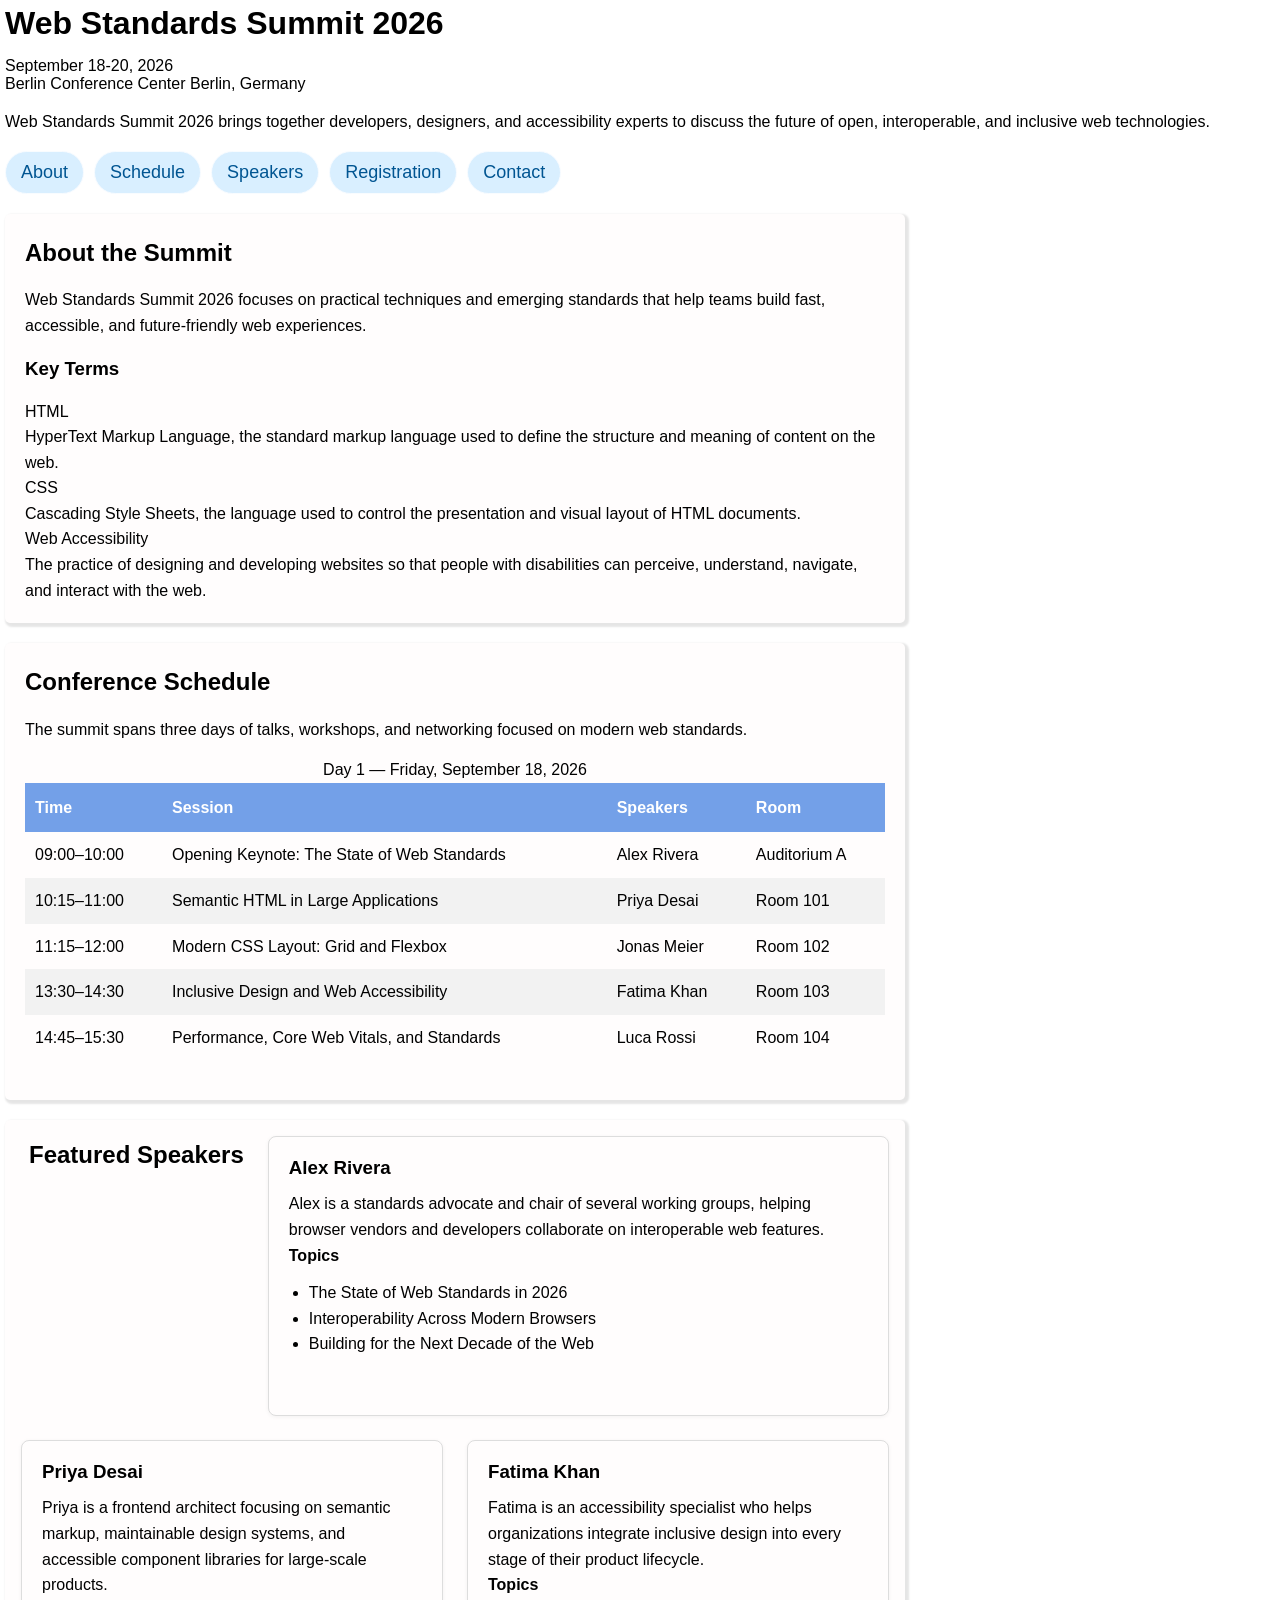
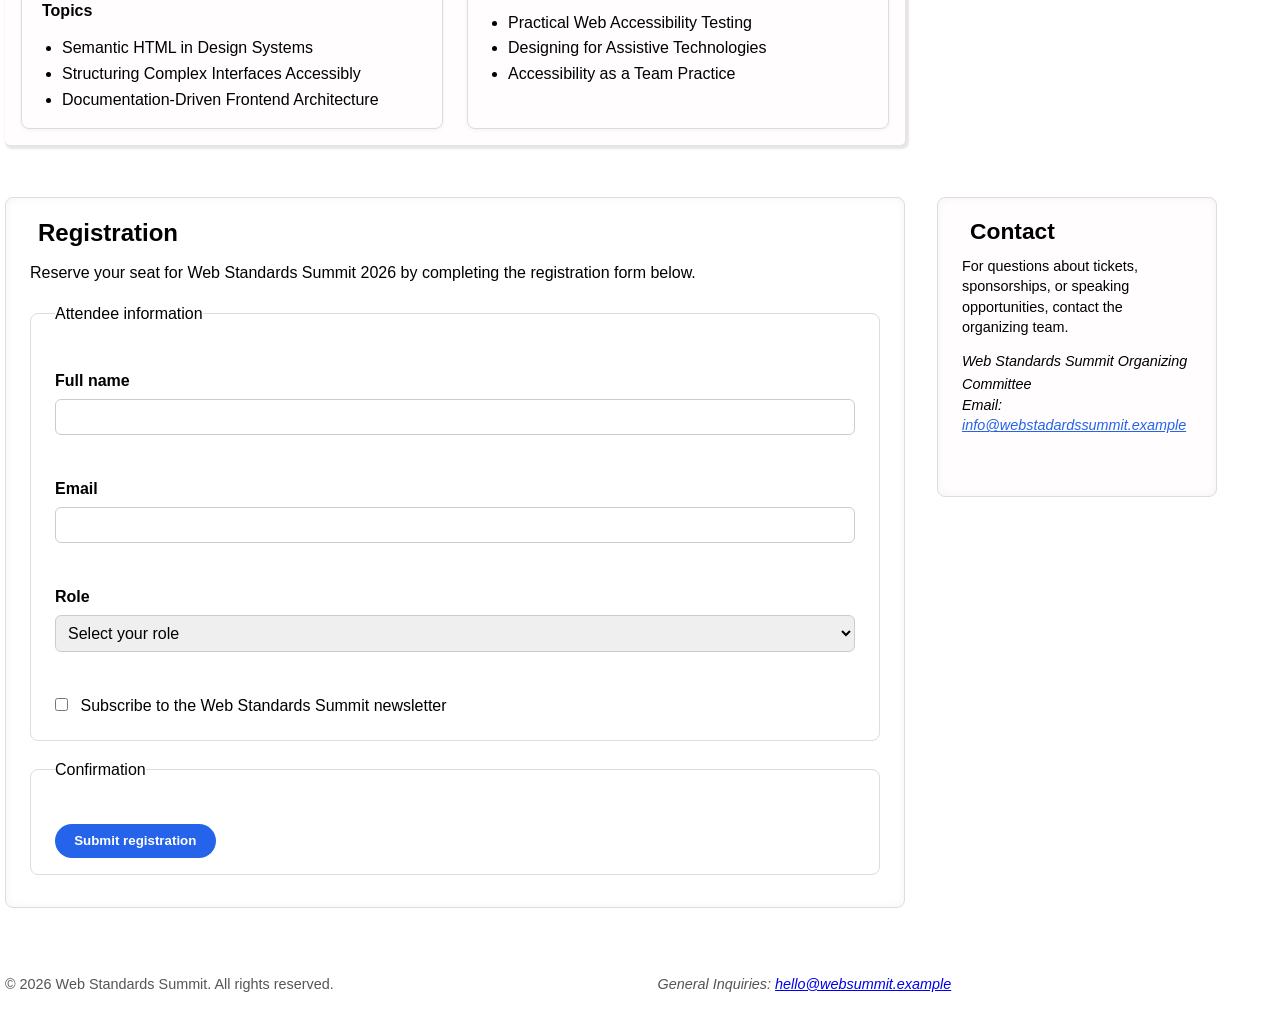
<file: index.html>
<!DOCTYPE html>
<html lang="en">
  <head>
    <meta charset="UTF-8" />
    <meta name="viewport" content="width=device-width, initial-scale=1.0" />
    <link rel="stylesheet" href="style.css" />
    <title>Web Standards Summit 2026</title>
  </head>
  <body>
    <!-- Main heading -->
    <header>
      <h1>Web Standards Summit 2026</h1>

      <!-- section -->
      <section id="header">
        <p>September 18-20, 2026</p>
        <p>Berlin Conference Center Berlin, Germany</p>
      </section>
    </header>

    <main id="main-content">
      <!-- section + nav + list -->
      <section id="navigation">
        <p>
          Web Standards Summit 2026 brings together developers, designers, and
          accessibility experts to discuss the future of open, interoperable,
          and inclusive web technologies.
        </p>

        <nav aria-label="Primary Navigation" id="primary-navigation-link">
          <ul>
            <li><a href="#about">About</a></li>
            <li><a href="#conference">Schedule</a></li>
            <li><a href="#speakers">Speakers</a></li>
            <li><a href="#registration">Registration</a></li>
            <li><a href="#contact">Contact</a></li>
          </ul>
        </nav>
      </section>

      <!-- About the summit section -->
      <section id="about" class="cards">
        <h2>About the Summit</h2>

        <p>
          Web Standards Summit 2026 focuses on practical techniques and emerging
          standards that help teams build fast, accessible, and future-friendly
          web experiences.
        </p>

        <h3>Key Terms</h3>

        <dl>
          <dt>HTML</dt>
          <dd>
            HyperText Markup Language, the standard markup language used to
            define the structure and meaning of content on the web.
          </dd>

          <dt>CSS</dt>
          <dd>
            Cascading Style Sheets, the language used to control the
            presentation and visual layout of HTML documents.
          </dd>

          <dt>Web Accessibility</dt>
          <dd>
            The practice of designing and developing websites so that people
            with disabilities can perceive, understand, navigate, and interact
            with the web.
          </dd>
        </dl>
      </section>

      <!-- Conference Section + table -->

      <section id="conference" class="cards">
        <h2>Conference Schedule</h2>

        <p>
          The summit spans three days of talks, workshops, and networking
          focused on modern web standards.
        </p>

        <section id="schedule">
          <table>
            <caption>
              Day 1 — Friday, September 18, 2026
            </caption>
            <thead>
              <tr>
                <th scope="col">Time</th>
                <th scope="col">Session</th>
                <th scope="col">Speakers</th>
                <th scope="col">Room</th>
              </tr>
            </thead>
            <tbody>
              <tr>
                <td>09:00–10:00</td>
                <td>Opening Keynote: The State of Web Standards</td>
                <td>Alex Rivera</td>
                <td>Auditorium A</td>
              </tr>

              <tr>
                <td>10:15–11:00</td>
                <td>Semantic HTML in Large Applications</td>
                <td>Priya Desai</td>
                <td>Room 101</td>
              </tr>

              <tr>
                <td>11:15–12:00</td>
                <td>Modern CSS Layout: Grid and Flexbox</td>
                <td>Jonas Meier</td>
                <td>Room 102</td>
              </tr>

              <tr>
                <td>13:30–14:30</td>
                <td>Inclusive Design and Web Accessibility</td>
                <td>Fatima Khan</td>
                <td>Room 103</td>
              </tr>

              <tr>
                <td>14:45–15:30</td>
                <td>Performance, Core Web Vitals, and Standards</td>
                <td>Luca Rossi</td>
                <td>Room 104</td>
              </tr>
            </tbody>
          </table>
        </section>
      </section>

      <!-- Featured speakers section -->

      <section id="speakers-section" class="cards">
        <h2>Featured Speakers</h2>

        <article class="speaker" aria-labelledby="alex-rivera">
          <h3 id="alex-rivera">Alex Rivera</h3>
          <p>
            Alex is a standards advocate and chair of several working groups,
            helping browser vendors and developers collaborate on interoperable
            web features.
          </p>
          <h4>Topics</h4>
          <ul class="topics">
            <li>The State of Web Standards in 2026</li>
            <li>Interoperability Across Modern Browsers</li>
            <li>Building for the Next Decade of the Web</li>
          </ul>
        </article>

        <article class="speaker" aria-labelledby="priya-desai">
          <h3 id="priya-desai">Priya Desai</h3>
          <p>
            Priya is a frontend architect focusing on semantic markup,
            maintainable design systems, and accessible component libraries for
            large-scale products.
          </p>
          <h4>Topics</h4>
          <ul class="topics">
            <li>Semantic HTML in Design Systems</li>
            <li>Structuring Complex Interfaces Accessibly</li>
            <li>Documentation-Driven Frontend Architecture</li>
          </ul>
        </article>

        <article class="speaker" aria-labelledby="fatima-khan">
          <h3 id="fatima-khan">Fatima Khan</h3>
          <p>
            Fatima is an accessibility specialist who helps organizations
            integrate inclusive design into every stage of their product
            lifecycle.
          </p>
          <h4>Topics</h4>
          <ul class="topics">
            <li>Practical Web Accessibility Testing</li>
            <li>Designing for Assistive Technologies</li>
            <li>Accessibility as a Team Practice</li>
          </ul>
        </article>
      </section>

      <div class="footer-layout">
        <!-- Registration Form Section -->
        <section id="registration" class="cards">
          <h2>Registration</h2>

          <p id="registration-info">
            Reserve your seat for Web Standards Summit 2026 by completing the
            registration form below.
          </p>

          <form id="registration-form" action="/submit" method="post">
            <fieldset>
              <legend>Attendee information</legend>

              <br />

              <div class="label-tag">
                <label for="name">Full name</label>
                <div class="nested-input">
                  <input id="name" name="name" type="text" required />
                </div>
              </div>

              <br />

              <div class="label-tag">
                <label for="email">Email</label>
                <div class="nested-input">
                  <input id="email" name="email" type="email" required />
                </div>
              </div>

              <br />

              <div>
                <label for="role">Role</label>
                <div class="nested-input">
                  <select id="role" name="Select Your role" required>
                    <option value="Select Your Role" selected disabled>
                      Select your role
                    </option>
                    <option value="developer">Developer</option>
                    <option value="designer">Designer</option>
                    <option value="engineer">Engineer</option>
                  </select>
                </div>
              </div>

              <br />
              <div>
                <input type="checkbox" id="newsletter" required />
                <label for="newsletter">
                  Subscribe to the Web Standards Summit newsletter
                </label>
              </div>
            </fieldset>

            <fieldset>
              <legend>Confirmation</legend>

              <br />
              <button type="submit">Submit registration</button>
            </fieldset>
          </form>
        </section>

        <footer id="contact">
          <h2>Contact</h2>

          <p>
            For questions about tickets, sponsorships, or speaking
            opportunities, contact the organizing team.
          </p>

          <i>Web Standards Summit Organizing Committee</i>
          <address>
            <em
              >Email:
              <a href="mailto:info@webstadardssummit.example"
                >info@webstadardssummit.example</a
              ></em
            >
          </address>

          <br />
        </footer>
      </div>
    </main>

    <!-- footer section -->
    <footer class="site-footer">
      <p>&copy; 2026 Web Standards Summit. All rights reserved.</p>
      <address>
        <em
          >General Inquiries:
          <a href="mailto:info@webstadardssummit.example"
            >hello@websummit.example</a
          ></em
        >
      </address>
      <br />
    </footer>
  </body>
</html>
</file>
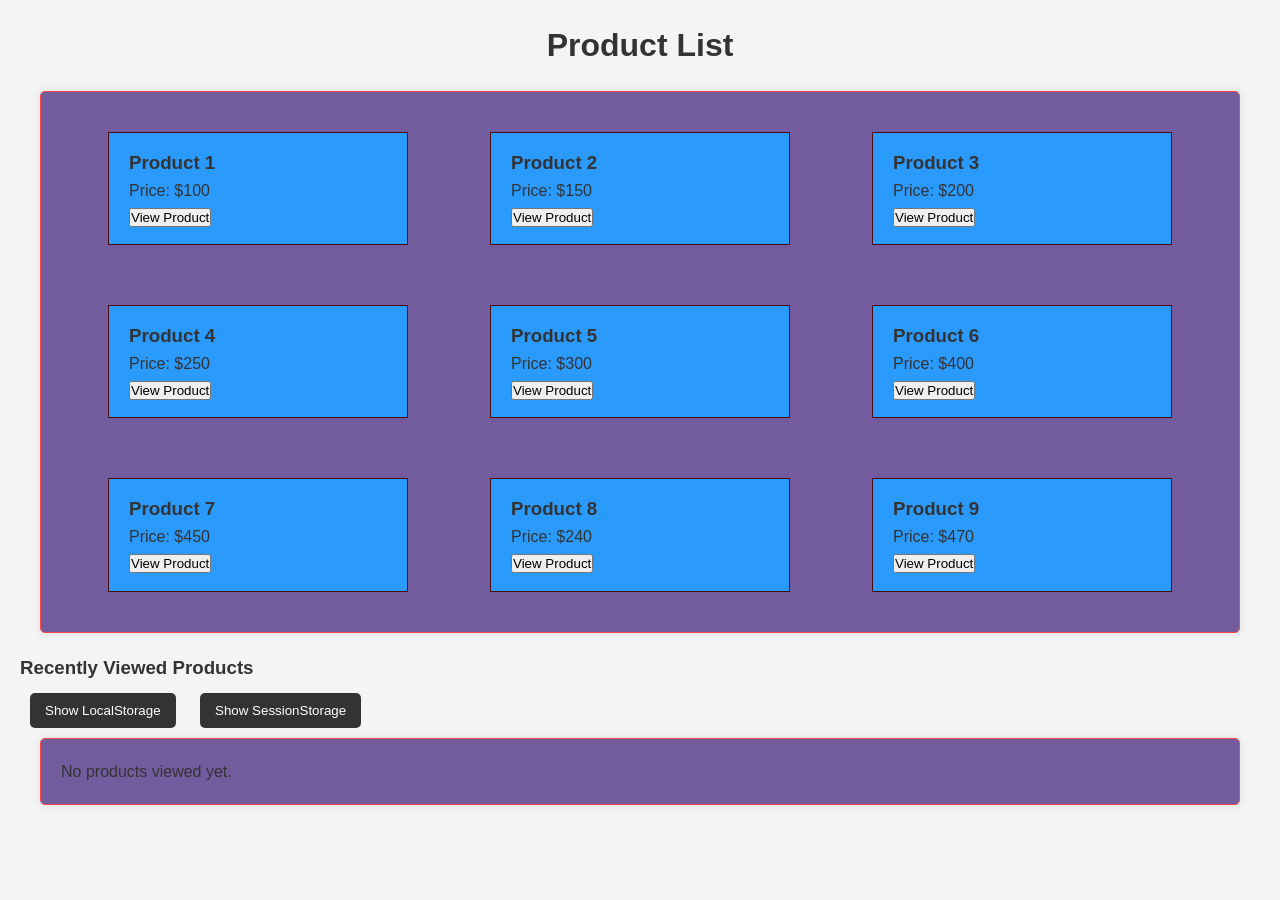
<file: dom_question_2/index.html>
<!doctype html>
<html lang="en">
  <head>
    <meta charset="UTF-8" />
    <meta name="viewport" content="width=device-width, initial-scale=1.0" />
    <title>Document</title>
  </head>
  <link rel="stylesheet" href="style.css" />
  <body>
    <header>
      <h1>Product List</h1>
    </header>

    <main>
      <div id="products-section">
        <div id="product-list"></div>
      </div>

      <section id="recently-viewed-products">
        <h3>Recently Viewed Products</h3>
        <button id="show-local">Show LocalStorage</button>
        <button id="show-session">Show SessionStorage</button>
        <p id="storage-name"></p>
        <div id="recently-viewed"></div>
      </section>
    </main>
  </body>
  <script src="index.js"></script>
</html>
</file>
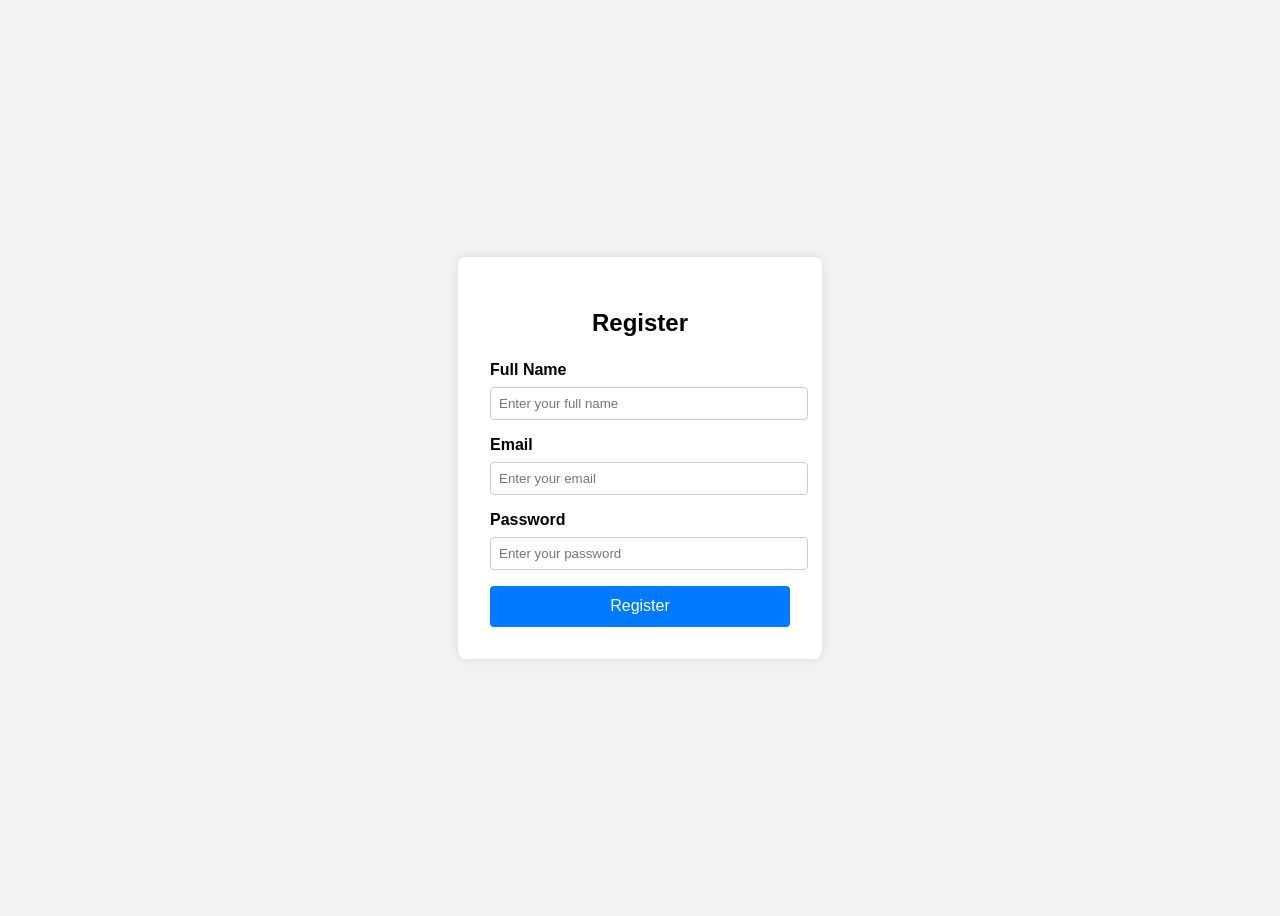
<file: dom_question_1.html>
<!doctype html>
<html lang="en">
  <head>
    <meta charset="UTF-8" />
    <meta name="viewport" content="width=device-width, initial-scale=1.0" />
    <title>User Registration</title>
    <style>
      body {
        font-family: Arial, sans-serif;
        background-color: #f2f2f2;
        display: flex;
        justify-content: center;
        align-items: center;
        height: 100vh;
      }
      form {
        background-color: #fff;
        padding: 2rem;
        border-radius: 8px;
        box-shadow: 0 0 10px rgba(0, 0, 0, 0.1);
        width: 300px;
      }
      h2 {
        text-align: center;
        margin-bottom: 1.5rem;
      }
      label {
        display: block;
        margin-bottom: 0.5rem;
        font-weight: bold;
      }
      input[type="text"],
      input[type="email"],
      input[type="password"] {
        width: 100%;
        padding: 0.5rem;
        margin-bottom: 1rem;
        border: 1px solid #ccc;
        border-radius: 4px;
      }
      button {
        width: 100%;
        padding: 0.7rem;
        background-color: #007bff;
        color: #fff;
        border: none;
        border-radius: 4px;
        font-size: 1rem;
        cursor: pointer;
      }
      button:hover {
        background-color: #0056b3;
      }
      input.valid {
        border-color: green;
        background-color: #e6ffe6;
      }

      input.invalid {
        border-color: red;
        background-color: #ffe6e6;
      }

      .error-message {
        color: red;
        font-size: 0.85rem;
        margin-top: -0.8rem;
        margin-bottom: 0.8rem;
        display: none;
      }

      .error-message.active {
        display: block;
      }
    </style>
  </head>
  <body>
    <form id="registrationForm">
      <h2>Register</h2>

      <label for="name">Full Name</label>
      <input
        type="text"
        id="name"
        name="name"
        placeholder="Enter your full name"
        minlength="5"
        maxlength="30"
        required
      />
      <div class="error-message" id="nameError">
        Name must be at least 5 characters.
      </div>

      <label for="email">Email</label>
      <input
        type="email"
        id="email"
        name="email"
        placeholder="Enter your email"
        required
      />
      <div class="error-message" id="emailError">
        Please enter a valid email.
      </div>

      <label for="password">Password</label>
      <input
        type="password"
        id="password"
        name="password"
        placeholder="Enter your password"
        required
      />
      <div class="error-message" id="passwordError">
        Password must have at least 6 characters, including uppercase,
        lowercase, and a number.
      </div>

      <button type="submit">Register</button>
    </form>
  </body>

  <script>
    const form = document.getElementById("registrationForm");

    form.addEventListener("input", function (e) {
      const target = e.target;

      // Name validation
      if (target.name === "name") {
        if (target.value.trim().length >= 5) {
          target.classList.add("valid");
          target.classList.remove("invalid");
          document.getElementById("nameError").classList.remove("active");
        } else {
          target.classList.add("invalid");
          target.classList.remove("valid");
          document.getElementById("nameError").classList.add("active");
        }
      }

      // Email validation (simple regex)
      if (target.name === "email") {
        const emailPattern = /^[^ ]+@[^ ]+\.[a-z]{2,4}$/;
        if (emailPattern.test(target.value)) {
          target.classList.add("valid");
          target.classList.remove("invalid");
          document.getElementById("emailError").classList.remove("active");
        } else {
          target.classList.add("invalid");
          target.classList.remove("valid");
          document.getElementById("emailError").classList.add("active");
        }
      }

      // Password validation
      if (target.name === "password") {
        const passwordPattern = /^(?=.*\d)(?=.*[a-z])(?=.*[A-Z]).{6,}$/;
        if (passwordPattern.test(target.value)) {
          target.classList.add("valid");
          target.classList.remove("invalid");
          document.getElementById("passwordError").classList.remove("active");
        } else {
          target.classList.add("invalid");
          target.classList.remove("valid");
          document.getElementById("passwordError").classList.add("active");
        }
      }
    });

    // Form submit validation
    form.addEventListener("submit", function (e) {
      e.preventDefault();

      const name = form.name.value.trim();
      const email = form.email.value.trim();
      const password = form.password.value;

      let isValid = true;

      if (name.length < 3) isValid = false;
      if (!/^[^ ]+@[^ ]+\.[a-z]{2,3}$/.test(email)) isValid = false;
      if (password.length < 6) isValid = false;

      if (isValid) {
        alert("Form submitted successfully!");
        form.reset();
        form
          .querySelectorAll("input")
          .forEach((input) => input.classList.remove("valid"));
      } else {
        alert("Please fix errors before submitting!");
      }
    });
  </script>
</html>
</file>
<file: style.css>
* {
  margin: 0;
  padding: 0;
  box-sizing: border-box;
}

body {
  font-family: Arial, sans-serif;
  width: 100%;
  max-width: 1280px;
  margin: 0 auto;
  padding: 5px;
}

#header {
  text-align: left;
  margin: 15px 0;
}

#main-content {
  display: flex;
  flex-direction: column;
  width: 100%;
  justify-content: left;
  margin-top: 20px;
}

#primary-navigation-link {
  margin: 20px 0px;
  font-family: "Segoe UI", Tahoma, Geneva, Verdana, sans-serif;
}

#primary-navigation-link > ul {
  display: flex;
  max-width: 600px;
  justify-content: flex-start;
  gap: 10px;
  font-size: 18px;
  list-style: none;
  padding: 0;
  margin: 0;
}

#primary-navigation-link > ul > li {
  background-color: #d9efff;
  padding: 10px 15px;
  border: 1px solid #f8fcff;
  border-radius: 100px;
  cursor: pointer;
}

#primary-navigation-link > ul > li > a {
  text-decoration: none;
  color: #005592;
}

.cards {
  width: 80%;
  max-width: 900px;
  background-color: #fffdfd;
  margin-bottom: 20px;
  padding: 20px;
  line-height: 1.6;
  border-radius: 5px;
  box-shadow: 2px 2px 2px 2px rgba(0, 0, 0, 0.1);
}
.cards > h2,
.cards > h3,
.cards > p {
  margin-bottom: 15px;
}

dl,
dt,
dd {
  margin: 0;
  padding: 0;
}

#schedule {
  width: 100%;
  margin-bottom: 20px;
}

#schedule > caption {
  text-align: center;
  margin-bottom: 10px;
}

table {
  font-family: Arial, Helvetica, sans-serif;
  border-collapse: collapse;
  border-spacing: 0;
  border-radius: 5px;
  width: 100%;
}

td,
th {
  border: none;
  padding: 10px;
}

tr:nth-child(even) {
  background-color: #f2f2f2;
}

th {
  padding-top: 12px;
  padding-bottom: 12px;
  text-align: left;
  background-color: #73a0e8;
  color: white;
}

#speakers-section {
  display: flex;
  flex-wrap: wrap; /* wrap on smaller screens */
  gap: 1.5rem; /* space between speaker cards */
  max-width: 900px; /* limit container width */
  padding: 1rem;
}

#speakers-section h2 {
  margin-bottom: 1.5rem;
  font-weight: bold;
  font-size: 1.5rem;
  padding-left: 0.5rem;
}

/* Each speaker card */
.speaker {
  background: #fffdfd;
  border: 1px solid #ddd;
  border-radius: 8px;
  box-shadow: 0 1px 4px rgba(0, 0, 0, 0.05);
  padding: 1rem 1.25rem;
  flex: 1 1 300px; /* grow, shrink, base width */
  min-width: 300px; /* prevents cards from getting too narrow */
  min-height: 280px;
}

/* Speaker heading */
.speaker h3 {
  margin-top: 0;
  margin-bottom: 0.5rem;
  font-weight: 700;
}

/* Topics list */
.topics {
  margin-top: 0.75rem;
  padding-left: 1.25rem; /* indent bullet points */
}

/* Topics heading */
.speaker h4 {
  margin-bottom: 0.5rem;
  font-weight: 600;
}

.footer-layout {
  display: flex;
  gap: 2rem;
  margin-top: 2rem;
  font-family: Arial, sans-serif;
}

/* Left side: registration form */
.footer-layout > #registration {
  flex: 3;
  background-color: white;
  border: 1px solid #ddd;
  border-radius: 8px;
  padding: 1rem 1.5rem;
  box-shadow: inset 0 0 8px rgba(0, 0, 0, 0.05);
}

/* Headings */
#registration h2,
#contact h2 {
  font-weight: 700;
  margin-bottom: 0.5rem;
  padding-left: 0.5rem;
}

/* Form styling */
#registration-form fieldset {
  border: 1px solid #ddd;
  border-radius: 8px;
  padding: 1rem 1.5rem;
  margin-bottom: 1rem;
}

#registration-form label {
  display: block;
  font-weight: 600;
  margin-bottom: 0.3rem;
}

#registration-form label[for="newsletter"] {
  display: inline-block;
  font-weight: 400;
  margin-left: 0.5rem;
}

#registration-form input[type="text"],
#registration-form input[type="email"],
#registration-form select {
  width: 100%;
  padding: 0.5rem;
  border-radius: 6px;
  border: 1px solid #ccc;
  font-size: 1rem;
  margin-bottom: 1rem;
  box-sizing: border-box;
}

#registration-form button {
  background-color: #2563eb;
  color: white;
  padding: 0.6rem 1.2rem;
  border: none;
  border-radius: 25px;
  font-weight: 600;
  cursor: pointer;
}

#registration-form button:hover {
  background-color: #1d4ed8;
}

#contact {
  font-size: 0.95rem;
  line-height: 1.5;
  width: 280px;
  height: 300px;
  background-color: #fffdfd;
  border: 1px solid #ddd;
  border-radius: 8px;
  padding: 1rem 1.5rem;
  box-shadow: inset 0 0 8px rgba(0, 0, 0, 0.05);
}

/* Contact section */
#contact p,
#contact i,
#contact address {
  margin-bottom: 0.8rem;
  font-size: 0.9rem;
  line-height: 1.4;
}

#contact a {
  color: #2563eb;
  text-decoration: underline;
}

.site-footer {
  display: flex;
  justify-content: space-between;
  margin-top: 2rem;
  padding: 1rem 0;
  font-size: 0.9rem;
  color: #555;
}
</file>
<file: dom_question_2/style.css>
* {
  margin: 0;
  padding: 0;
  box-sizing: border-box;
}

body {
  font-family: Arial, sans-serif;
  background-color: #f4f4f4;
  color: #333;
  line-height: 1.6;
  padding: 20px;
}
h1 {
  text-align: center;
  margin-bottom: 20px;
}

#products-section {
  max-width: 1200px;
  margin: auto;
  background: #725c9e;
  padding: 20px;
  border: 1px solid #f94747;
  border-radius: 5px;
  margin-bottom: 20px;
  box-shadow: 0 0 10px rgba(0, 0, 0, 0.1);
}

#product-list {
  list-style: none;
  padding: 0;
  margin: 0;
  display: flex;
  flex-wrap: wrap;
  gap: 20px;
  justify-content: space-evenly;
}

.product-item {
  border-bottom: 1px solid #ddd;
  padding: 15px 20px;
  margin: 20px 15px;
  width: 300px;
  height: auto;
  background-color: rgb(42, 154, 253);
  border: 1px solid #4c0a0a;
}

#show-local,
#show-session {
  padding: 10px 15px;
  margin: 10px;
  border: none;
  background-color: #333;
  color: #fff;
  cursor: pointer;
  border-radius: 5px;
}

#recently-viewed {
  max-width: 1200px;
  margin: auto;
  background: #725c9e;
  padding: 20px;
  display: flex;
  flex-wrap: wrap;
  gap: 20px;
  border: 1px solid #f94747;
  border-radius: 5px;
  box-shadow: 0 0 10px rgba(0, 0, 0, 0.1);
}

.recent-product {
  border-bottom: 1px solid #ddd;
  padding: 15px 20px;
  margin: 20px 15px;
  width: 300px;
  height: auto;
  background-color: rgb(42, 154, 253);
  border: 1px solid #4c0a0a;
}
</file>
